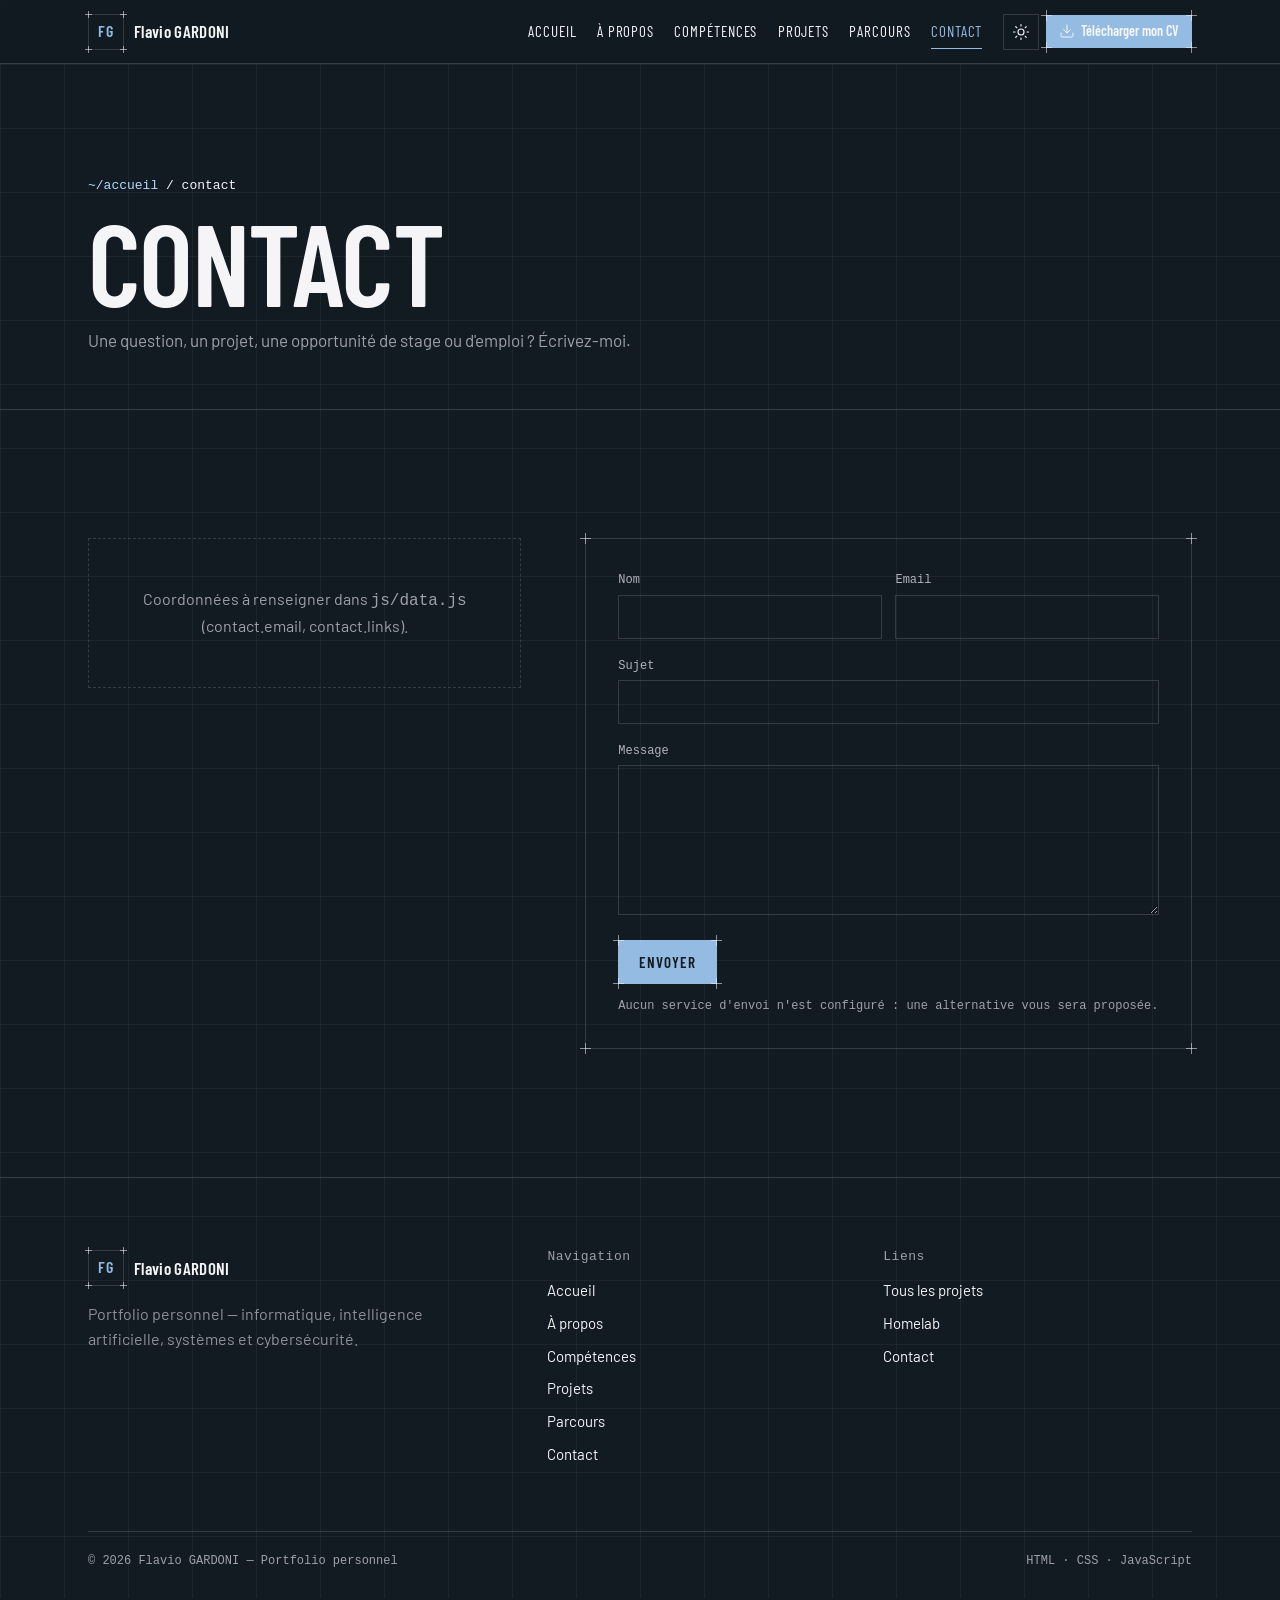
<file: pages/contact.html>
<!DOCTYPE html>
<html lang="fr" data-theme="dark">
<head>
  <meta charset="UTF-8">
  <meta name="viewport" content="width=device-width, initial-scale=1">
  <title>Contact — Portfolio informatique &amp; IA</title>
  <meta name="description" content="Me contacter : email, GitHub, LinkedIn et formulaire de contact.">
  <meta name="theme-color" content="#121a22">
  <script>
    (function () {
      var t = "dark";
      try { t = localStorage.getItem("pf-theme") || "dark"; } catch (e) {}
      document.documentElement.dataset.theme = t;
      document.documentElement.classList.add("js");
    })();
  </script>
  <link rel="preconnect" href="https://fonts.googleapis.com">
  <link rel="preconnect" href="https://fonts.gstatic.com" crossorigin>
  <link rel="stylesheet" href="../css/industry.css">
  <link rel="stylesheet" href="../css/style.css">
  <link rel="stylesheet" href="../css/animations.css">
  <link rel="stylesheet" href="../css/responsive.css">
  <script defer src="../js/data.js"></script>
  <script defer src="../js/icons.js"></script>
  <script defer src="../js/main.js"></script>
  <script defer src="../js/contact.js"></script>
  <script defer src="../js/animations.js"></script>
</head>
<body data-page="contact" data-base="../">
  <a class="skip-link btn btn-primary" href="#contenu">Aller au contenu</a>
  <header data-site-header class="site-header"></header>
  <main id="contenu">
    <section class="page-hero">
      <div class="container">
        <p class="breadcrumb reveal"><a href="../index.html">~/accueil</a> / contact</p>
        <h1 class="reveal" style="--d:.08s">Contact</h1>
        <p class="section-lead reveal" style="--d:.16s">Une question, un projet, une opportunité de stage ou d'emploi ? Écrivez-moi.</p>
      </div>
    </section>
    <section class="section">
      <div class="container contact-grid">
        <div class="channel-list reveal" data-contact-channels></div>
        <form id="contact-form" class="contact-form blueprint reveal" style="--d:.1s" novalidate>
          <i class="corner tl"></i><i class="corner tr"></i><i class="corner bl"></i><i class="corner br"></i>
          <div class="form-row">
            <div class="field"><label for="cf-name">Nom</label><input class="input" id="cf-name" name="name" type="text" autocomplete="name" required aria-describedby="cf-name-error"><p class="field-error" id="cf-name-error" aria-live="polite"></p></div>
            <div class="field"><label for="cf-email">Email</label><input class="input" id="cf-email" name="email" type="email" autocomplete="email" required aria-describedby="cf-email-error"><p class="field-error" id="cf-email-error" aria-live="polite"></p></div>
          </div>
          <div class="field"><label for="cf-subject">Sujet</label><input class="input" id="cf-subject" name="subject" type="text" required aria-describedby="cf-subject-error"><p class="field-error" id="cf-subject-error" aria-live="polite"></p></div>
          <div class="field"><label for="cf-message">Message</label><textarea class="input" id="cf-message" name="message" required aria-describedby="cf-message-error"></textarea><p class="field-error" id="cf-message-error" aria-live="polite"></p></div>
          <div class="form-footer">
            <button class="btn btn-primary btn-lg blueprint" type="submit"><i class="corner tl"></i><i class="corner tr"></i><i class="corner bl"></i><i class="corner br"></i>Envoyer</button>
            <p class="form-note" data-form-note></p>
          </div>
          <div class="form-status" data-form-status role="status" hidden></div>
        </form>
      </div>
    </section>
  </main>
  <footer data-site-footer class="site-footer"></footer>
</body>
</html>
</file>
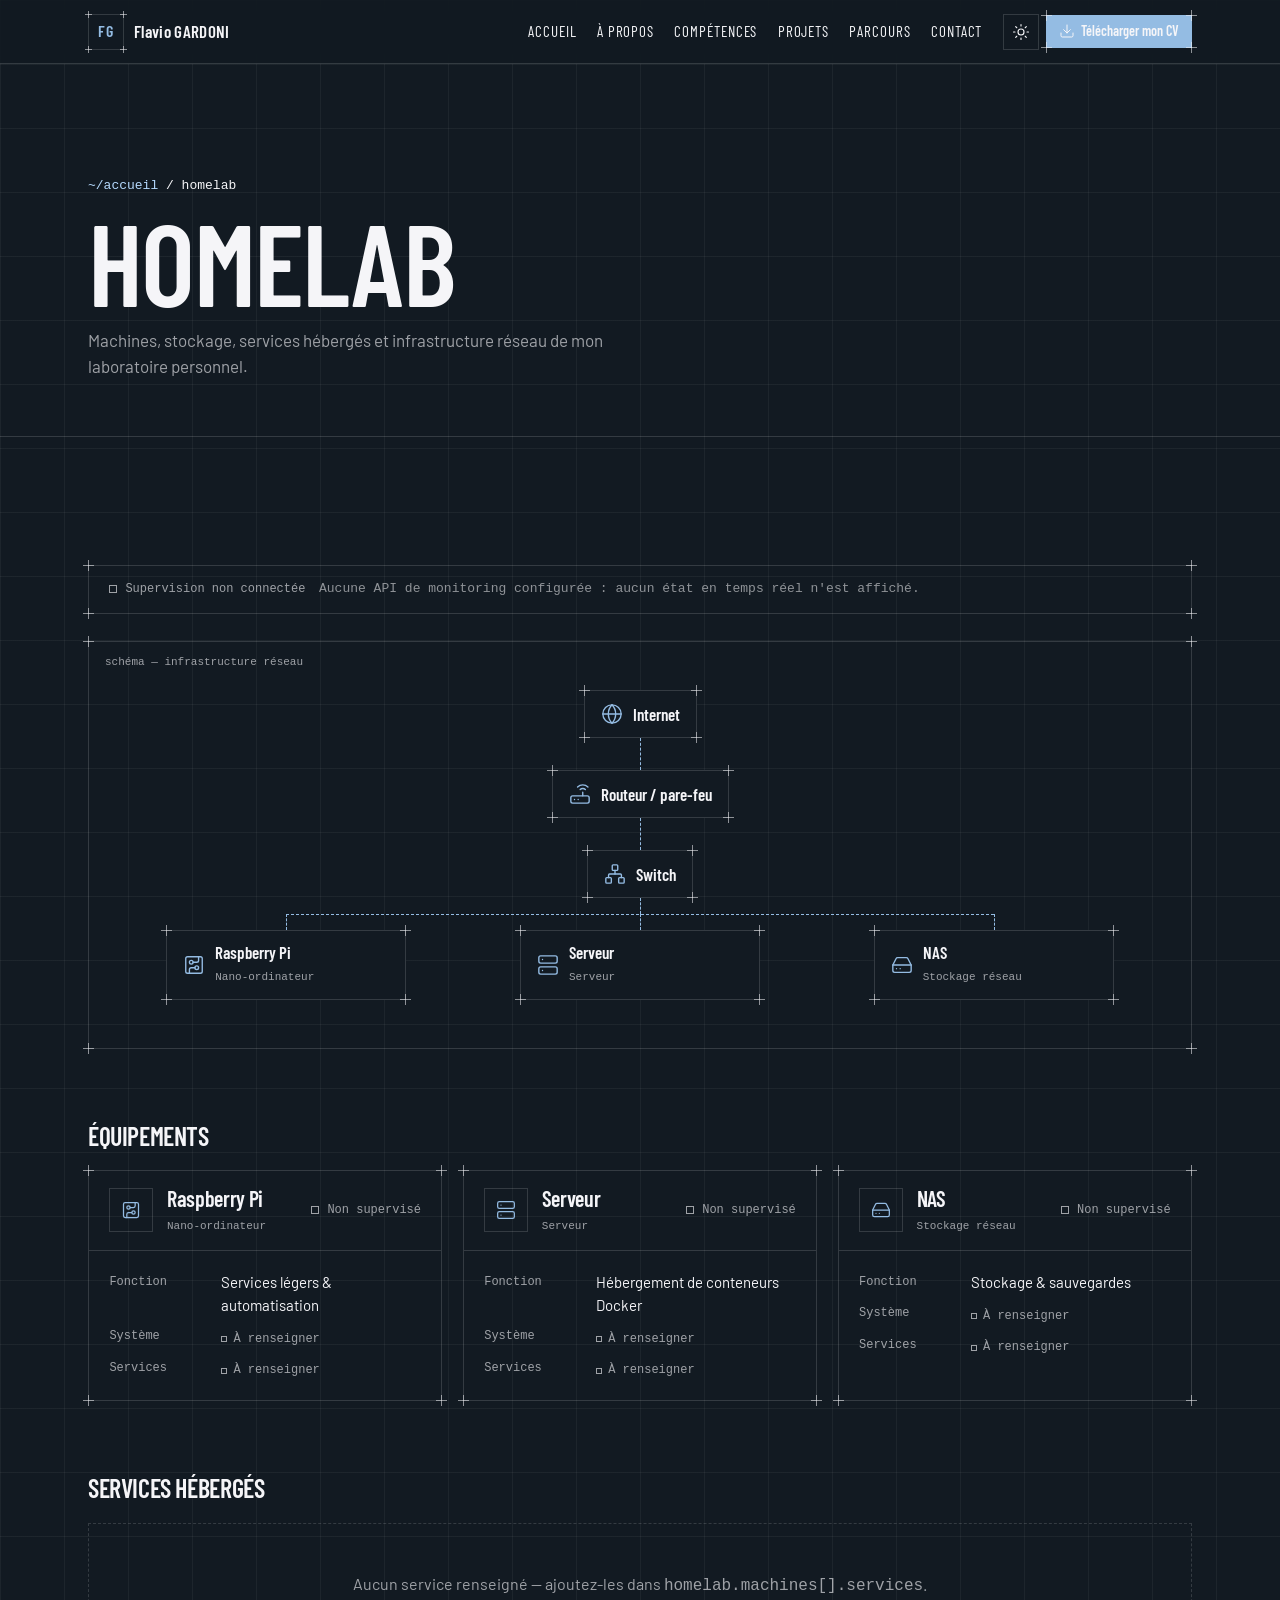
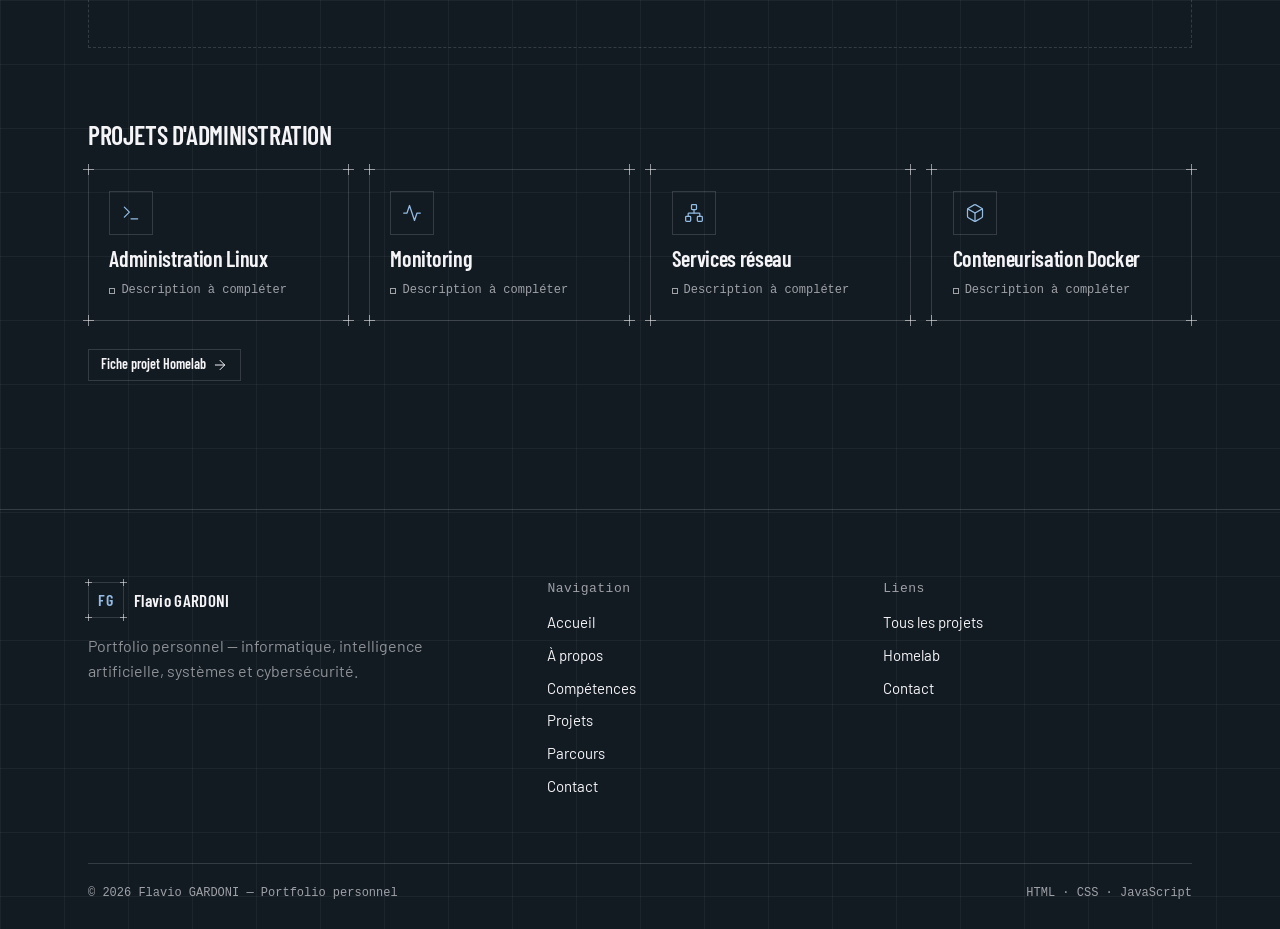
<file: pages/homelab.html>
<!DOCTYPE html>
<html lang="fr" data-theme="dark">
<head>
  <meta charset="UTF-8">
  <meta name="viewport" content="width=device-width, initial-scale=1">
  <title>Homelab — Portfolio informatique &amp; IA</title>
  <meta name="description" content="Mon homelab : machines, Raspberry Pi, serveur, NAS, services et infrastructure réseau.">
  <meta name="theme-color" content="#121a22">
  <script>
    (function () {
      var t = "dark";
      try { t = localStorage.getItem("pf-theme") || "dark"; } catch (e) {}
      document.documentElement.dataset.theme = t;
      document.documentElement.classList.add("js");
    })();
  </script>
  <link rel="preconnect" href="https://fonts.googleapis.com">
  <link rel="preconnect" href="https://fonts.gstatic.com" crossorigin>
  <link rel="stylesheet" href="../css/industry.css">
  <link rel="stylesheet" href="../css/style.css">
  <link rel="stylesheet" href="../css/animations.css">
  <link rel="stylesheet" href="../css/responsive.css">
  <script defer src="../js/data.js"></script>
  <script defer src="../js/icons.js"></script>
  <script defer src="../js/main.js"></script>
  <script defer src="../js/homelab.js"></script>
  <script defer src="../js/animations.js"></script>
</head>
<body data-page="homelab" data-base="../">
  <a class="skip-link btn btn-primary" href="#contenu">Aller au contenu</a>
  <header data-site-header class="site-header"></header>
  <main id="contenu">
    <section class="page-hero">
      <div class="container">
        <p class="breadcrumb reveal"><a href="../index.html">~/accueil</a> / homelab</p>
        <h1 class="reveal" style="--d:.08s">Homelab</h1>
        <p class="section-lead reveal" style="--d:.16s">Machines, stockage, services hébergés et infrastructure réseau de mon laboratoire personnel.</p>
      </div>
    </section>
    <section class="section" aria-labelledby="infra-title">
      <div class="container">
        <h2 id="infra-title" class="sr-only">Infrastructure</h2>
        <div class="monitor-panel blueprint reveal" data-monitor-panel></div>
        <div class="topology blueprint reveal" data-homelab-topology></div>
        <h2 class="sub-title reveal">Équipements</h2>
        <div class="machine-grid" data-homelab-machines></div>
        <h2 class="sub-title reveal">Services hébergés</h2>
        <div class="reveal" data-homelab-services></div>
        <h2 class="sub-title reveal">Projets d'administration</h2>
        <div class="admin-grid" data-homelab-admin></div>
        <div class="section-link"><a class="btn btn-secondary" href="projets.html?projet=homelab">Fiche projet Homelab <svg class="icon" width="16" height="16" viewBox="0 0 24 24" fill="none" stroke="currentColor" stroke-width="1.5" stroke-linecap="round" stroke-linejoin="round" aria-hidden="true"><path d="M5 12h14"/><path d="m12 5 7 7-7 7"/></svg></a></div>
      </div>
    </section>
  </main>
  <footer data-site-footer class="site-footer"></footer>
</body>
</html>
</file>
<file: css/industry.css>
/* Industry — design-system tokens and component classes. This file is the source of truth for the system's look; retune it here and see readme.md. */
@import url('https://fonts.googleapis.com/css2?family=Barlow:wght@400;500;700&family=Barlow+Condensed:wght@400;600&display=swap');

:root {
  --color-bg: #f2f2f3;
  --color-surface: #e9e9ea;
  --color-text: #1d1f20;
  --color-accent: #5980a6;
  --color-accent-2: #728fab;
  --color-divider: color-mix(in srgb, #1d1f20 16%, transparent);

  /* Tonal ramps — generated in OKLCH on one shared lightness scale, so the
     same step of any role matches the others in visual value. */
  --color-neutral-100: #f5f5f8;
  --color-neutral-200: #e7e7ea;
  --color-neutral-300: #d4d4d7;
  --color-neutral-400: #b7b7ba;
  --color-neutral-500: #98989b;
  --color-neutral-600: #7a7a7d;
  --color-neutral-700: #5d5d60;
  --color-neutral-800: #424244;
  --color-neutral-900: #2b2b2d;

  --color-accent-100: #eef6ff;
  --color-accent-200: #d6ebff;
  --color-accent-300: #b5d9fd;
  --color-accent-400: #94bce3;
  --color-accent-500: #749dc4;
  --color-accent-600: #597ea3;
  --color-accent-700: #416180;
  --color-accent-800: #2c455d;
  --color-accent-900: #1d2d3d;

  --color-accent-2-100: #eef6ff;
  --color-accent-2-200: #d6ebff;
  --color-accent-2-300: #bdd8f2;
  --color-accent-2-400: #9ebbd8;
  --color-accent-2-500: #7e9cb8;
  --color-accent-2-600: #627d98;
  --color-accent-2-700: #486077;
  --color-accent-2-800: #314457;
  --color-accent-2-900: #1f2d3a;

  --font-heading: "Barlow Condensed", system-ui, sans-serif;
  --font-heading-weight: 600;
  --font-body: "Barlow", system-ui, sans-serif;

  --space-1: 3.4px;
  --space-2: 6.8px;
  --space-3: 10.2px;
  --space-4: 13.6px;
  --space-6: 20.4px;
  --space-8: 27.2px;

  --radius-sm: 2px;
  --radius-md: 4px;
  --radius-lg: 7px;

  /* Elevation — derived from the ground: soft ink-tinted shadows on a
     light theme, a hairline edge + ambient darkness on a dark one. */
  --shadow-sm: 0 1px 2px color-mix(in srgb, #2b2b2d 14%, transparent);
  --shadow-md: 0 3px 10px color-mix(in srgb, #2b2b2d 16%, transparent);
  --shadow-lg: 0 12px 32px color-mix(in srgb, #2b2b2d 22%, transparent);
}

body {
  background: var(--color-bg);
  color: var(--color-text);
  font-family: var(--font-body);
}
h1, h2, h3, h4 { font-family: var(--font-heading); font-weight: var(--font-heading-weight); }

.blueprint {
  position: relative;
  border: 1px solid var(--color-divider);
  border-radius: 0;
}
/* The overlay image treatments (halftone, duotone) clip their overlay
   (overflow:hidden); a blueprint wrapper draws its registration marks
   outside the box, so when both classes share a wrapper the frame must
   win. */
.blueprint.halftone, .blueprint.plate, .blueprint.duotone { overflow: visible; }
.blueprint > .corner {
  position: absolute; width: 11px; height: 11px;
  color: color-mix(in srgb, var(--color-text) 55%, transparent);
}
.blueprint > .corner::before, .blueprint > .corner::after {
  content: ""; position: absolute; background: currentColor;
}
.blueprint > .corner::before { left: 5px; top: 0; width: 1px; height: 100%; }
.blueprint > .corner::after  { top: 5px; left: 0; width: 100%; height: 1px; }
.blueprint > .corner.tl { top: -6px; left: -6px; }
.blueprint > .corner.tr { top: -6px; right: -6px; }
.blueprint > .corner.bl { bottom: -6px; left: -6px; }
.blueprint > .corner.br { bottom: -6px; right: -6px; }

.duotone{position:relative;overflow:hidden}
.duotone::after{content:"";position:absolute;inset:0;pointer-events:none;
  background:var(--color-accent);mix-blend-mode:color}

/* ══════════════════════════════════════════════════════════════════════════
   Components — built with the tokens above. Plain CSS
   on plain HTML: no JavaScript, no build step. Each class is documented in
   readme.md and demonstrated in foundations/ and components/.
   ══════════════════════════════════════════════════════════════════════ */

*, *::before, *::after { box-sizing: border-box; }
body { margin: 0; font-size: 15px; line-height: 1.55; font-weight: 400; }
h1, h2, h3, h4, h5, h6 {
  font-family: var(--font-heading); font-weight: var(--font-heading-weight);
  line-height: 1.12; letter-spacing: -0.015em; margin: 0 0 var(--space-2);
}
h1 { font-size: 42px; }
h2 { font-size: 32px; }
h3 { font-size: 25px; }
h4 { font-size: 20px; }
h5 { font-size: 16px; }
h6 { font-size: 13px; }
h6 { letter-spacing: 0.08em; text-transform: uppercase; }
p { margin: 0 0 var(--space-3); }
a { color: var(--color-accent); text-underline-offset: 3px; }
img { display: block; max-width: 100%; }
figure { margin: 0; }
figcaption {
  font-size: 11px; margin-top: var(--space-1);
  color: color-mix(in srgb, var(--color-text) 55%, transparent);
}
.text-muted { color: color-mix(in srgb, var(--color-text) 55%, transparent); }
:focus { outline: none; }
:focus-visible { outline: 2px solid var(--color-accent); outline-offset: 2px; }
::selection { background: color-mix(in srgb, var(--color-accent) 30%, transparent); }

/* — rules — */
.hr {
  height: 1px; border: 0; margin: var(--space-4) 0;
  background: var(--color-divider);
}

/* — buttons — */
.btn {
  display: inline-flex; align-items: center; justify-content: center; gap: 6px;
  cursor: pointer; text-decoration: none;
  font-family: var(--font-heading); font-weight: var(--font-heading-weight);
  font-size: 14px; line-height: 1.2; color: var(--color-text); /* matches the .input's 14px —
     the pair sits side by side in sign-up rows */
  background: transparent; border: 1px solid transparent;
  padding: var(--space-2) calc(var(--space-3) * 1.2);
  border-radius: var(--radius-md);
}
.btn svg { display: block; }
.btn:disabled { opacity: 0.45; cursor: not-allowed; }
.btn-primary { background: var(--color-accent); color: var(--color-bg); }
.btn-primary:hover { background: var(--color-accent-600); }
.btn-primary:active { background: var(--color-accent-700); }
.btn-secondary { border-color: var(--color-divider); }
.btn-secondary:hover { background: color-mix(in srgb, var(--color-text) 7%, transparent); }
.btn-secondary:active { background: color-mix(in srgb, var(--color-text) 14%, transparent); }
.btn-ghost { color: var(--color-accent); padding-inline: var(--space-1); }
.btn-ghost:hover { background: color-mix(in srgb, var(--color-accent) 10%, transparent); }
.btn-ghost:active { background: color-mix(in srgb, var(--color-accent) 18%, transparent); }
.btn-icon { width: 36px; height: 36px; padding: 0; }
.btn-block { width: 100%; margin-top: var(--space-2); }

/* — forms — */
.field > label {
  display: block; font-size: 12px; margin-bottom: 5px;
  color: color-mix(in srgb, var(--color-text) 70%, transparent);
}
.input {
  width: 100%; min-height: 36px; padding: 6px 10px; font: inherit;
  font-size: 14px; color: var(--color-text); caret-color: var(--color-accent);
  background: var(--color-surface);
  border: 1px solid var(--color-divider); border-radius: var(--radius-md);
}
.input:hover { border-color: color-mix(in srgb, var(--color-text) 45%, transparent); }
.input:focus-visible { border-color: var(--color-accent); outline-offset: 0; }
textarea.input { min-height: 90px; resize: vertical; }
.radio { display: inline-flex; align-items: center; gap: 8px; cursor: pointer; font-size: 14px; }
.radio input, .seg-opt input {
  position: absolute; opacity: 0; width: 0; height: 0; pointer-events: none;
}
.radio .dot {
  width: 16px; height: 16px; flex: none; border-radius: 50%;
  border: 1.5px solid var(--color-divider);
}
.radio:hover .dot { border-color: var(--color-accent); }
.radio input:checked + .dot {
  border-color: var(--color-accent); background: var(--color-accent);
  box-shadow: inset 0 0 0 4px var(--color-bg);
}
.radio input:focus-visible + .dot { outline: 2px solid var(--color-accent); outline-offset: 2px; }
.seg {
  display: inline-flex; overflow: hidden;
  border: 1px solid var(--color-divider); border-radius: var(--radius-md);
}
.seg-opt {
  display: inline-flex; align-items: center; gap: 6px;
  padding: 7px 12px; font-size: 13px; cursor: pointer;
}
.seg-opt + .seg-opt { border-left: 1px solid var(--color-divider); }
.seg-opt:has(input:checked) { background: var(--color-accent); color: var(--color-bg); }
.seg-opt:not(:has(input:checked)):hover { background: color-mix(in srgb, var(--color-text) 7%, transparent); }
.seg-opt:has(input:focus-visible) { outline: 2px solid var(--color-accent); outline-offset: -2px; }

/* — cards — */
.card {
  display: flex; flex-direction: column; gap: var(--space-2);
  padding: var(--space-3); border-radius: var(--radius-md); background: var(--color-surface);
}
.card-kicker { font-size: 10px; letter-spacing: 0.1em; text-transform: uppercase; color: var(--color-accent); }
.card-title {
  font-family: var(--font-heading); font-weight: var(--font-heading-weight);
  font-size: 17px; line-height: 1.2;
}
.card-body { margin: 0; font-size: 13px; opacity: 0.8; flex: 1; }
.card-meta {
  display: flex; align-items: center; gap: 6px; font-size: 11px;
  color: color-mix(in srgb, var(--color-text) 50%, transparent);
}
.elev-sm { box-shadow: var(--shadow-sm); }
.elev-md { box-shadow: var(--shadow-md); }
.elev-lg { box-shadow: var(--shadow-lg); }

/* — tags — */
.tag {
  display: inline-flex; align-items: center; font-size: 11px;
  letter-spacing: 0.02em; padding: 3px 10px;
  border-radius: calc(var(--radius-md) * 0.75);
}
.tag-accent { background: var(--color-accent-100); color: var(--color-accent-800); }
.tag-accent-2 { background: var(--color-accent-2-100); color: var(--color-accent-2-800); }
.tag-neutral { background: var(--color-neutral-100); color: var(--color-neutral-800); }
.tag-outline { border: 1px solid var(--color-accent); color: var(--color-accent); }

/* — navigation — */
.nav {
  display: flex; align-items: center; gap: var(--space-4);
  padding: var(--space-3) var(--space-4);
  border-bottom: none;
}
.nav-brand {
  font-family: var(--font-heading); font-weight: var(--font-heading-weight);
  font-size: 18px; margin-right: auto;
}
.nav a { color: inherit; text-decoration: none; font-size: 14px; }
.nav a:hover, .nav a[aria-current='page'] { color: var(--color-accent); }

/* — tables — */
.table { width: 100%; border-collapse: collapse; font-size: 14px; }
.table th {
  text-align: left; font-size: 11px; letter-spacing: 0.08em; text-transform: uppercase;
  color: color-mix(in srgb, var(--color-text) 60%, transparent);
  padding: var(--space-2); border-bottom: 1px solid var(--color-divider);
}
.table td {
  padding: var(--space-2);
  border-bottom: 1px solid color-mix(in srgb, var(--color-text) 8%, transparent);
}
.table tbody tr:hover { background: color-mix(in srgb, var(--color-text) 4%, transparent); }

/* — dialog — */
.dialog-backdrop {
  position: fixed; inset: 0; display: grid; place-items: center;
  padding: var(--space-4);
  background: color-mix(in srgb, var(--color-neutral-900) 50%, transparent);
}
.dialog {
  width: min(440px, 100%); display: flex; flex-direction: column; gap: var(--space-3);
  padding: var(--space-4); border-radius: var(--radius-lg);
  background: var(--color-surface); box-shadow: var(--shadow-lg);
}
.dialog-title {
  font-family: var(--font-heading); font-weight: var(--font-heading-weight);
  font-size: 20px;
}
.dialog-body { font-size: 14px; opacity: 0.85; }
.dialog-actions { display: flex; justify-content: flex-end; gap: var(--space-2); margin-top: var(--space-2); }

/* — blueprint frame: components are wireframe objects (see .blueprint
     and .corner above) — square, transparent, hairline-bordered — */
.card, .btn, .input, .tag, .seg, .dialog { border-radius: 0; }
.card, .dialog { background: transparent; border: 1px solid var(--color-divider); }
.btn { border: 1px solid var(--color-divider); }
.btn-primary { border-color: var(--color-accent); }
.btn-ghost { border-color: transparent; }
</file>
<file: css/style.css>
/* =====================================================================
   style.css — thème, mise en page et composants du portfolio.
   S'appuie sur industry.css (tokens + composants du design system).
   ===================================================================== */

/* ---------- Variables communes ---------- */
:root {
  --container: 1200px;
  --gutter: clamp(20px, 4vw, 48px);
  --section-y: clamp(72px, 10vw, 128px);
  --header-h: 64px;
  --font-mono: ui-monospace, "SFMono-Regular", Menlo, Consolas, monospace;
  --accent-ink: var(--color-accent-700);           /* accent lisible en texte courant */
  --grid-line: color-mix(in srgb, var(--color-text) 5%, transparent);
  --muted: color-mix(in srgb, var(--color-text) 62%, transparent);
  --hover-fill: color-mix(in srgb, var(--color-accent) 8%, transparent);
  --ease: cubic-bezier(.2, .7, .2, 1);
  color-scheme: light;
}

/* ---------- Mode sombre (par défaut) — dérivé des rampes du système ---------- */
html[data-theme="dark"] {
  --color-bg: color-mix(in srgb, var(--color-accent-900) 42%, #0a0c0e);
  --color-surface: color-mix(in srgb, var(--color-accent-900) 70%, #0a0c0e);
  --color-text: var(--color-neutral-100);
  --color-accent: var(--color-accent-400);
  --color-divider: color-mix(in srgb, #f5f5f8 15%, transparent);
  --accent-ink: var(--color-accent-300);
  --shadow-sm: 0 0 0 1px color-mix(in srgb, #fff 6%, transparent);
  --shadow-md: 0 0 0 1px color-mix(in srgb, #fff 6%, transparent), 0 8px 24px rgb(0 0 0 / .35);
  --shadow-lg: 0 0 0 1px color-mix(in srgb, #fff 8%, transparent), 0 24px 60px rgb(0 0 0 / .5);
  color-scheme: dark;
}
html[data-theme="dark"] .btn-primary:hover { background: var(--color-accent-300); }
html[data-theme="dark"] .btn-primary:active { background: var(--color-accent-500); }
html[data-theme="dark"] .tag-accent { background: color-mix(in srgb, var(--color-accent-400) 16%, transparent); color: var(--color-accent-200); }
html[data-theme="dark"] .tag-neutral { background: color-mix(in srgb, #fff 8%, transparent); color: var(--color-neutral-200); }

/* ---------- Base ---------- */
html { scroll-behavior: smooth; scroll-padding-top: var(--header-h); }
body {
  min-height: 100vh;
  font-size: 16px;
  background-color: var(--color-bg);
  background-image:
    linear-gradient(var(--grid-line) 1px, transparent 1px),
    linear-gradient(90deg, var(--grid-line) 1px, transparent 1px);
  background-size: 64px 64px;
  transition: background-color .3s var(--ease), color .3s var(--ease);
}
a { color: var(--accent-ink); }
a:hover { color: var(--color-accent); }
p, li { text-wrap: pretty; }
ul { margin: 0; padding: 0; list-style: none; }
.icon { flex: none; }
.container { width: 100%; max-width: var(--container); margin-inline: auto; padding-inline: var(--gutter); }
.sr-only { position: absolute; width: 1px; height: 1px; overflow: hidden; clip: rect(0 0 0 0); white-space: nowrap; }
.skip-link { position: absolute; left: 12px; top: -48px; z-index: 100; }
.skip-link:focus { top: 12px; }
.mono { font-family: var(--font-mono); }
.todo {
  display: inline-flex; align-items: center; gap: 6px;
  font-family: var(--font-mono); font-size: 12px; color: var(--muted);
}
.todo::before { content: ""; width: 6px; height: 6px; border: 1px solid currentColor; }

/* ---------- Boutons (compléments) ---------- */
.btn { transition: background-color .2s, color .2s, border-color .2s, transform .2s var(--ease); }
.btn-lg { font-size: 15px; letter-spacing: .06em; text-transform: uppercase; padding: 12px 20px; }
.btn-secondary { color: var(--color-text); }
.btn-secondary:hover { border-color: var(--color-accent); color: var(--color-text); }
.btn-primary, .btn-primary:hover { color: var(--color-bg); }
.btn:active { transform: translateY(1px); }

/* ---------- En-tête ---------- */
.site-header {
  position: sticky; top: 0; z-index: 50;
  height: var(--header-h);
  background: color-mix(in srgb, var(--color-bg) 82%, transparent);
  backdrop-filter: blur(10px); -webkit-backdrop-filter: blur(10px);
  border-bottom: 1px solid var(--color-divider);
}
.site-header .nav { height: 100%; padding-block: 0; gap: var(--space-6); }
.nav-brand { display: inline-flex; align-items: center; gap: 10px; text-decoration: none; color: var(--color-text); }
.brand-mark {
  display: grid; place-items: center; min-width: 36px; height: 36px; padding: 0 6px;
  font-family: var(--font-heading); font-size: 16px; letter-spacing: .04em;
  color: var(--color-accent);
}
.brand-mark > .corner { width: 7px; height: 7px; }
.brand-mark > .corner::before { left: 3px; }
.brand-mark > .corner::after { top: 3px; }
.brand-mark > .corner.tl { top: -4px; left: -4px; } .brand-mark > .corner.tr { top: -4px; right: -4px; }
.brand-mark > .corner.bl { bottom: -4px; left: -4px; } .brand-mark > .corner.br { bottom: -4px; right: -4px; }
.brand-text { font-family: var(--font-heading); font-size: 17px; letter-spacing: .02em; }
.nav-links { display: flex; align-items: center; gap: var(--space-6); }
.nav-links a {
  position: relative; padding: 6px 0;
  font-family: var(--font-heading); font-size: 15px; letter-spacing: .06em; text-transform: uppercase;
}
.nav-links a::after {
  content: ""; position: absolute; left: 0; right: 0; bottom: 0; height: 1px;
  background: var(--color-accent); transform: scaleX(0); transform-origin: left; transition: transform .25s var(--ease);
}
.nav-links a:hover::after, .nav-links a[aria-current]::after { transform: scaleX(1); }
.nav-actions { display: flex; align-items: center; gap: var(--space-2); }
.nav-toggle { display: none; }

/* ---------- Sections ---------- */
.section { padding-block: var(--section-y); position: relative; }
.section + .section { border-top: 1px solid var(--color-divider); }
.section-head {
  display: grid; grid-template-columns: auto minmax(0, 1fr); gap: var(--space-6);
  align-items: end; margin-bottom: clamp(40px, 6vw, 64px);
}
.section-index {
  font-family: var(--font-mono); font-size: 13px; color: var(--color-accent);
  padding: 6px 10px; border: 1px solid var(--color-divider); align-self: start; margin-top: 8px;
}
.kicker {
  font-family: var(--font-mono); font-size: 13px; letter-spacing: .04em;
  color: var(--color-accent); margin-bottom: var(--space-2);
}
.section-title {
  font-size: clamp(40px, 6vw, 72px); line-height: .95; text-transform: uppercase; letter-spacing: -.01em; margin: 0;
}
.section-lead { max-width: 60ch; color: var(--muted); margin: var(--space-4) 0 0; font-size: 17px; }
.section-link { margin-top: var(--space-8); display: flex; justify-content: flex-start; }

/* ---------- Hero ---------- */
.hero {
  position: relative; overflow: hidden;
  min-height: calc(100svh - var(--header-h));
  display: flex; flex-direction: column; justify-content: center;
  padding-block: clamp(48px, 8vw, 96px) 0;
}
.hero-canvas { position: absolute; inset: 0; width: 100%; height: 100%; pointer-events: none; opacity: .55; }
.hero-grid {
  position: relative; display: grid; gap: clamp(32px, 5vw, 72px);
  grid-template-columns: minmax(0, 1.25fr) minmax(0, 1fr); align-items: center;
}
.hero-title {
  font-size: clamp(44px, 7.2vw, 96px); line-height: .92; letter-spacing: -.015em;
  text-transform: uppercase; margin: 0 0 var(--space-6);
}
.hero-title em { font-style: normal; color: var(--color-accent); }
.hero-sub { font-family: var(--font-heading); font-size: clamp(20px, 2.2vw, 26px); line-height: 1.25; margin-bottom: var(--space-4); }
.hero-intro { max-width: 54ch; color: var(--muted); font-size: 17px; margin-bottom: var(--space-8); }
.hero-actions { display: flex; flex-wrap: wrap; gap: var(--space-4); }

.term { background: color-mix(in srgb, var(--color-bg) 70%, transparent); backdrop-filter: blur(4px); }
.term-bar {
  display: flex; align-items: center; gap: 8px; padding: 10px 14px;
  border-bottom: 1px solid var(--color-divider); font-family: var(--font-mono); font-size: 12px; color: var(--muted);
}
.term-dots { display: flex; gap: 6px; margin-right: 8px; }
.term-dots span { width: 9px; height: 9px; border: 1px solid var(--color-divider); }
.term-dots span:first-child { background: var(--color-accent); border-color: var(--color-accent); }
.term-body {
  margin: 0; padding: 18px 18px 22px; min-height: 230px;
  font-family: var(--font-mono); font-size: 14px; line-height: 1.75; white-space: pre-wrap; word-break: break-word;
}
.term-body .prompt { color: var(--color-accent); }
.term-body .out { color: var(--muted); }
.caret { display: inline-block; width: 8px; height: 1.1em; vertical-align: -2px; background: var(--color-accent); }

.hero-strip {
  position: relative; margin-top: clamp(48px, 7vw, 88px);
  display: grid; grid-template-columns: repeat(7, minmax(0, 1fr));
  border-top: 1px solid var(--color-divider);
}
.hero-strip li {
  display: flex; align-items: center; gap: 10px; padding: 18px 14px;
  font-family: var(--font-heading); font-size: 15px; letter-spacing: .05em; text-transform: uppercase;
  border-right: 1px solid var(--color-divider);
}
.hero-strip li:last-child { border-right: 0; }
.hero-strip .icon { color: var(--color-accent); }

/* ---------- Cartes génériques ---------- */
.card { padding: var(--space-6); gap: var(--space-3); transition: border-color .25s, transform .3s var(--ease), background-color .25s; }
.card-title { font-size: 22px; margin: 0; }
.card-body { font-size: 15px; opacity: 1; color: var(--muted); }
.icon-frame {
  display: grid; place-items: center; width: 44px; height: 44px;
  border: 1px solid var(--color-divider); color: var(--color-accent);
}
.card.is-interactive:hover { border-color: var(--color-accent); background: var(--hover-fill); transform: translateY(-3px); }
.tag-list { display: flex; flex-wrap: wrap; gap: 6px; }
.tag { font-family: var(--font-mono); font-size: 12px; }

/* ---------- À propos ---------- */
.about-grid { display: grid; grid-template-columns: minmax(0, 1.2fr) minmax(0, 1fr); gap: clamp(32px, 5vw, 64px); }
.about-text p { font-size: 19px; line-height: 1.6; }
.about-text p:first-child { font-size: 22px; font-family: var(--font-heading); line-height: 1.35; }
.about-figure { aspect-ratio: 4 / 3; }
.about-figure img { width: 100%; height: 100%; object-fit: cover; }
.placeholder {
  height: 100%; display: flex; flex-direction: column; align-items: center; justify-content: center; gap: 10px;
  color: var(--muted); font-family: var(--font-mono); font-size: 12px; text-align: center; padding: 16px;
  background-image: repeating-linear-gradient(135deg, var(--grid-line) 0 1px, transparent 1px 12px);
}
.placeholder .icon { color: var(--color-accent); }
.about-cards { display: grid; grid-template-columns: repeat(3, minmax(0, 1fr)); gap: var(--space-6); margin-top: clamp(40px, 6vw, 64px); }
.check-list { display: grid; gap: 8px; }
.check-list li { display: grid; grid-template-columns: 14px 1fr; gap: 10px; font-size: 15px; }
.check-list li::before { content: ""; width: 7px; height: 7px; margin-top: 8px; border: 1px solid var(--color-accent); }

/* ---------- Compétences ---------- */
.skill-group { display: grid; grid-template-columns: 220px minmax(0, 1fr); gap: var(--space-6); padding-block: var(--space-8); border-top: 1px solid var(--color-divider); }
.skill-group:first-child { border-top: 0; padding-top: 0; }
.skill-group-title { font-size: 26px; text-transform: uppercase; margin: 0; }
.skill-group-count { font-family: var(--font-mono); font-size: 12px; color: var(--muted); }
.skill-grid { display: grid; grid-template-columns: repeat(auto-fill, minmax(230px, 1fr)); gap: var(--space-6); }
.skill-card .card-title { font-size: 20px; }
.skill-head { display: flex; align-items: center; gap: var(--space-4); }
.level { display: grid; gap: 6px; margin-top: auto; }
.level-bar { display: grid; grid-template-columns: repeat(var(--max, 5), 1fr); gap: 3px; }
.level-bar span { height: 6px; border: 1px solid var(--color-divider); }
.level-bar span.on { background: var(--color-accent); border-color: var(--color-accent); }
.level-label { font-family: var(--font-mono); font-size: 11px; color: var(--muted); }

/* ---------- IA ---------- */
.ai-grid { display: grid; grid-template-columns: repeat(4, minmax(0, 1fr)); gap: var(--space-6); }
.ai-card .card-title { font-size: 20px; }
.ai-num { font-family: var(--font-mono); font-size: 11px; color: var(--muted); margin-left: auto; }
.ai-lab { margin-top: clamp(48px, 7vw, 80px); display: grid; grid-template-columns: minmax(0, 1fr) minmax(0, 2fr); gap: clamp(24px, 4vw, 48px); }
.ai-lab h3 { font-size: 32px; text-transform: uppercase; }
.lab-slots { display: grid; grid-template-columns: repeat(auto-fill, minmax(180px, 1fr)); border-left: 1px solid var(--color-divider); border-top: 1px solid var(--color-divider); }
.lab-slot { padding: var(--space-6); border-right: 1px solid var(--color-divider); border-bottom: 1px solid var(--color-divider); display: grid; gap: 10px; align-content: start; }
.lab-slot h4 { font-size: 15px; letter-spacing: .08em; text-transform: uppercase; margin: 0; display: flex; align-items: center; gap: 8px; }
.lab-slot li { font-size: 14px; }

/* ---------- Projets ---------- */
.filters { display: flex; flex-wrap: wrap; gap: var(--space-2); margin-bottom: var(--space-8); }
.filter-btn {
  display: inline-flex; align-items: center; gap: 8px; cursor: pointer;
  font: inherit; font-family: var(--font-heading); font-size: 15px; letter-spacing: .04em; text-transform: uppercase;
  padding: 8px 14px; color: var(--color-text); background: transparent;
  border: 1px solid var(--color-divider); transition: background-color .2s, border-color .2s, color .2s;
}
.filter-btn:hover { border-color: var(--color-accent); background: var(--hover-fill); }
.filter-btn[aria-pressed="true"] { background: var(--color-accent); border-color: var(--color-accent); color: var(--color-bg); }
.filter-count { font-family: var(--font-mono); font-size: 11px; opacity: .7; }
.project-grid { display: grid; grid-template-columns: repeat(auto-fill, minmax(320px, 1fr)); gap: clamp(20px, 3vw, 32px); min-height: 120px; }
.project-card { padding: 0; gap: 0; }
.project-media { aspect-ratio: 16 / 9; border-bottom: 1px solid var(--color-divider); }
.project-media img { width: 100%; height: 100%; object-fit: cover; }
.project-media .placeholder .icon { width: 40px; height: 40px; }
.project-body { display: flex; flex-direction: column; gap: var(--space-3); padding: var(--space-6); flex: 1; }
.project-cats { display: flex; flex-wrap: wrap; gap: 4px 12px; }
.project-cats .card-kicker { font-size: 11px; font-family: var(--font-mono); text-transform: none; letter-spacing: .02em; }
.project-title-btn { all: unset; cursor: pointer; }
.project-title-btn:focus-visible { outline: 2px solid var(--color-accent); outline-offset: 2px; }
.project-actions { display: flex; flex-wrap: wrap; gap: var(--space-2); margin-top: auto; padding-top: var(--space-3); }
.empty-state { grid-column: 1 / -1; padding: 48px 24px; text-align: center; border: 1px dashed var(--color-divider); color: var(--muted); }

/* ---------- Modale projet ---------- */
.project-modal {
  width: min(920px, calc(100% - 32px)); max-height: calc(100vh - 48px);
  padding: 0; margin: auto; overflow: visible;
  color: var(--color-text); background: var(--color-bg); box-shadow: var(--shadow-lg);
}
.project-modal::backdrop { background: color-mix(in srgb, #0a0c0e 70%, transparent); backdrop-filter: blur(3px); }
.modal-scroll { max-height: calc(100vh - 48px); overflow-y: auto; }
.modal-head {
  position: sticky; top: 0; z-index: 1; display: flex; align-items: flex-start; gap: var(--space-4);
  padding: var(--space-6) var(--space-8); background: var(--color-bg); border-bottom: 1px solid var(--color-divider);
}
.modal-head h2 { font-size: clamp(30px, 4vw, 44px); text-transform: uppercase; margin: 4px 0 0; line-height: 1; }
.modal-head .btn-icon { margin-left: auto; flex: none; }
.modal-content { padding: var(--space-8); display: grid; gap: var(--space-8); }
.modal-lead { font-size: 18px; margin: 0; }
.modal-sections { display: grid; grid-template-columns: repeat(2, minmax(0, 1fr)); border-top: 1px solid var(--color-divider); border-left: 1px solid var(--color-divider); }
.modal-sections section { padding: var(--space-6); border-right: 1px solid var(--color-divider); border-bottom: 1px solid var(--color-divider); }
.modal-sections h3 { font-size: 14px; font-family: var(--font-mono); font-weight: 400; color: var(--color-accent); letter-spacing: .04em; margin-bottom: var(--space-3); }
.modal-gallery { display: grid; grid-template-columns: repeat(auto-fill, minmax(200px, 1fr)); gap: var(--space-4); }
.modal-gallery figure { aspect-ratio: 16 / 10; }
.modal-gallery img { width: 100%; height: 100%; object-fit: cover; }
.modal-links { display: flex; flex-wrap: wrap; gap: var(--space-2); }
body.modal-open { overflow: hidden; }

/* ---------- Homelab ---------- */
.monitor-panel {
  display: flex; flex-wrap: wrap; align-items: center; gap: var(--space-4);
  padding: var(--space-4) var(--space-6); margin-bottom: var(--space-8);
  font-family: var(--font-mono); font-size: 13px;
}
.status { display: inline-flex; align-items: center; gap: 8px; font-family: var(--font-mono); font-size: 12px; color: var(--muted); }
.status::before { content: ""; width: 8px; height: 8px; border: 1px solid currentColor; }
.status.is-up { color: var(--accent-ink); } .status.is-up::before { background: currentColor; }
.status.is-down::before { background: transparent; border-style: dashed; }
.topology { padding: clamp(24px, 4vw, 48px) var(--space-6); margin-bottom: var(--space-8); }
.topology-label { position: absolute; top: 12px; left: 16px; font-family: var(--font-mono); font-size: 11px; color: var(--muted); }
.topo { display: flex; flex-direction: column; align-items: stretch; }
.topo-tier { position: relative; display: flex; justify-content: center; padding-top: 32px; }
.topo-tier:first-child { padding-top: 0; }
.topo-tier:not(:first-child)::before {
  content: ""; position: absolute; top: 0; left: 50%; height: 32px;
  border-left: 1px dashed var(--color-accent);
}
.topo-tier.multi::before { height: 16px; }
.topo-tier.multi::after {
  content: ""; position: absolute; top: 16px; height: 0; border-top: 1px dashed var(--color-accent);
  left: calc(50% / var(--n)); right: calc(50% / var(--n));
}
.topo-cell { display: flex; justify-content: center; }
.topo-tier.multi .topo-cell { flex: 1 1 0; position: relative; padding: 0 6px; }
.topo-tier.multi .topo-cell::before {
  content: ""; position: absolute; top: -16px; left: 50%; height: 16px; border-left: 1px dashed var(--color-accent);
}
.topo-node {
  display: flex; align-items: center; gap: 10px; padding: 12px 16px; min-width: 0; max-width: 240px; width: 100%;
  text-decoration: none; color: var(--color-text); background: var(--color-bg);
  transition: border-color .2s, background-color .2s;
}
a.topo-node:hover { border-color: var(--color-accent); background: var(--hover-fill); color: var(--color-text); }
.topo-tier:not(.multi) .topo-node { width: auto; }
.topo-node .icon { color: var(--color-accent); }
.topo-node strong { font-family: var(--font-heading); font-weight: 600; font-size: 17px; display: block; line-height: 1.1; }
.topo-node small { font-family: var(--font-mono); font-size: 11px; color: var(--muted); }
.machine-grid { display: grid; grid-template-columns: repeat(auto-fill, minmax(300px, 1fr)); gap: var(--space-6); }
.machine-card { padding: 0; gap: 0; scroll-margin-top: calc(var(--header-h) + 24px); }
.machine-card:target { border-color: var(--color-accent); }
.machine-head { display: flex; align-items: center; gap: var(--space-4); padding: var(--space-4) var(--space-6); border-bottom: 1px solid var(--color-divider); }
.machine-head .card-title { font-size: 22px; }
.machine-head .status { margin-left: auto; }
.machine-body { padding: var(--space-6); display: grid; gap: var(--space-4); }
.spec { display: grid; grid-template-columns: 96px minmax(0, 1fr); gap: 8px 16px; margin: 0; font-size: 15px; }
.spec dt { font-family: var(--font-mono); font-size: 12px; color: var(--muted); padding-top: 2px; }
.spec dd { margin: 0; }
.sub-title { font-size: 26px; text-transform: uppercase; margin: clamp(48px, 6vw, 72px) 0 var(--space-6); }
.admin-grid { display: grid; grid-template-columns: repeat(auto-fill, minmax(220px, 1fr)); gap: var(--space-6); }

/* ---------- Parcours ---------- */
.timeline { position: relative; display: grid; gap: var(--space-6); max-width: 880px; padding-left: 40px; }
.timeline::before { content: ""; position: absolute; left: 11px; top: 6px; bottom: 6px; border-left: 1px solid var(--color-divider); }
.tl-item { position: relative; display: grid; grid-template-columns: 160px minmax(0, 1fr); gap: var(--space-6); }
.tl-marker {
  position: absolute; left: -40px; top: 2px; width: 23px; height: 23px; display: grid; place-items: center;
  background: var(--color-bg); border: 1px solid var(--color-accent); color: var(--color-accent);
}
.tl-date { font-family: var(--font-mono); font-size: 13px; padding-top: 3px; }
.tl-card { padding: var(--space-6); }
.tl-card .card-title { font-size: 22px; }

/* ---------- Contact ---------- */
.contact-grid { display: grid; grid-template-columns: minmax(0, 1fr) minmax(0, 1.4fr); gap: clamp(32px, 5vw, 64px); align-items: start; }
.channel-list { display: grid; gap: var(--space-3); }
.channel {
  display: flex; align-items: center; gap: var(--space-4); padding: var(--space-4) var(--space-6);
  text-decoration: none; color: var(--color-text); transition: border-color .2s, background-color .2s;
}
.channel:hover { border-color: var(--color-accent); background: var(--hover-fill); color: var(--color-text); }
.channel strong { display: block; font-family: var(--font-heading); font-weight: 600; font-size: 18px; }
.channel span { font-family: var(--font-mono); font-size: 12px; color: var(--muted); word-break: break-all; }
.channel .icon:last-child { margin-left: auto; color: var(--muted); }
.contact-form { padding: clamp(20px, 3vw, 32px); display: grid; gap: var(--space-4); }
.form-row { display: grid; grid-template-columns: 1fr 1fr; gap: var(--space-4); }
.field > label { font-family: var(--font-mono); font-size: 12px; }
.input { font-size: 15px; min-height: 44px; background: transparent; }
textarea.input { min-height: 150px; }
.input[aria-invalid="true"] { border-color: var(--color-text); border-style: dashed; }
.field-error { font-family: var(--font-mono); font-size: 12px; margin: 4px 0 0; min-height: 0; }
.form-footer { display: flex; flex-wrap: wrap; align-items: center; gap: var(--space-4); }
.form-status { padding: var(--space-4); border: 1px solid var(--color-divider); font-size: 14px; display: grid; gap: var(--space-3); }
.form-status[hidden] { display: none; }
.form-status.is-success { border-color: var(--color-accent); }
.form-note { font-family: var(--font-mono); font-size: 12px; color: var(--muted); margin: 0; }

/* ---------- Pages internes ---------- */
.page-hero { padding-block: clamp(56px, 9vw, 112px) clamp(32px, 5vw, 56px); border-bottom: 1px solid var(--color-divider); }
.page-hero h1 { font-size: clamp(52px, 9vw, 120px); line-height: .9; text-transform: uppercase; margin: 0; }
.breadcrumb { font-family: var(--font-mono); font-size: 13px; margin-bottom: var(--space-4); }
.breadcrumb a { text-decoration: none; }

/* ---------- Pied de page ---------- */
.site-footer { border-top: 1px solid var(--color-divider); padding-block: clamp(48px, 6vw, 72px) var(--space-8); }
.footer-grid { display: grid; grid-template-columns: minmax(0, 1.4fr) repeat(2, minmax(0, 1fr)); gap: var(--space-8); }
.footer-grid h2 { font-size: 13px; font-family: var(--font-mono); font-weight: 400; color: var(--muted); letter-spacing: .04em; margin-bottom: var(--space-4); }
.footer-links { display: grid; gap: 8px; }
.footer-links a { color: var(--color-text); text-decoration: none; font-size: 15px; }
.footer-links a:hover { color: var(--color-accent); }
.footer-bottom {
  display: flex; flex-wrap: wrap; justify-content: space-between; gap: var(--space-4);
  margin-top: clamp(40px, 5vw, 64px); padding-top: var(--space-6); border-top: 1px solid var(--color-divider);
  font-family: var(--font-mono); font-size: 12px; color: var(--muted);
}
.to-top {
  position: fixed; right: clamp(16px, 3vw, 32px); bottom: clamp(16px, 3vw, 32px); z-index: 40;
  width: 46px; height: 46px; opacity: 0; visibility: hidden; transform: translateY(10px);
  transition: opacity .25s, transform .25s var(--ease), visibility .25s, background-color .2s;
}
.to-top.is-visible { opacity: 1; visibility: visible; transform: none; }
</file>
<file: css/animations.css>
/* animations.css — apparitions au scroll, filtres, effets. Désactivées si l'utilisateur préfère moins de mouvement. */

.js .reveal { opacity: 0; transform: translateY(18px); transition: opacity .7s var(--ease), transform .7s var(--ease); transition-delay: var(--d, 0s); }
.js .reveal.is-visible { opacity: 1; transform: none; }

/* Filtres de projets */
.project-grid .project-card { transition: opacity .28s var(--ease), transform .28s var(--ease), border-color .25s, background-color .25s; }
.project-grid.is-leaving .project-card { opacity: 0; transform: translateY(8px) scale(.985); }
.project-card.is-entering { animation: card-in .45s var(--ease) both; animation-delay: var(--d, 0s); }
@keyframes card-in { from { opacity: 0; transform: translateY(12px); } to { opacity: 1; transform: none; } }

/* Modale */
.project-modal[open] { animation: modal-in .3s var(--ease); }
.project-modal[open]::backdrop { animation: fade-in .3s ease; }
@keyframes modal-in { from { opacity: 0; transform: translateY(16px); } to { opacity: 1; transform: none; } }
@keyframes fade-in { from { opacity: 0; } to { opacity: 1; } }

/* Terminal */
.caret { animation: blink 1s steps(1) infinite; }
@keyframes blink { 50% { opacity: 0; } }

/* Menu mobile */
.nav-links { transition: opacity .25s var(--ease), transform .25s var(--ease), visibility .25s; }

@media (prefers-reduced-motion: reduce) {
  html { scroll-behavior: auto; }
  *, *::before, *::after { animation-duration: .01ms !important; animation-iteration-count: 1 !important; transition-duration: .01ms !important; }
  .js .reveal { opacity: 1; transform: none; }
}
</file>
<file: css/responsive.css>
/* responsive.css — tablette et smartphone */

@media (max-width: 1100px) {
  .hero-strip { grid-template-columns: repeat(4, minmax(0, 1fr)); }
  .hero-strip li:nth-child(4) { border-right: 0; }
  .hero-strip li:nth-child(n+5) { border-top: 1px solid var(--color-divider); }
  .ai-grid { grid-template-columns: repeat(2, minmax(0, 1fr)); }
}

@media (max-width: 960px) {
  .nav-toggle { display: inline-flex; }
  .nav-links {
    position: fixed; top: var(--header-h); left: 0; right: 0; bottom: 0;
    flex-direction: column; align-items: stretch; gap: 0; padding: var(--space-6) var(--gutter);
    background: var(--color-bg); border-top: 1px solid var(--color-divider);
    opacity: 0; visibility: hidden; transform: translateY(-8px); overflow-y: auto;
  }
  .nav-links.is-open { opacity: 1; visibility: visible; transform: none; }
  .nav-links a { font-size: 26px; padding: 14px 0; border-bottom: 1px solid var(--color-divider); }
  .nav-links a::after { display: none; }
  .nav-links a[aria-current] { color: var(--color-accent); }
  .nav-cv-label { display: none; }

  .hero-grid, .about-grid, .contact-grid, .ai-lab { grid-template-columns: minmax(0, 1fr); }
  .about-cards { grid-template-columns: minmax(0, 1fr); }
  .skill-group { grid-template-columns: minmax(0, 1fr); gap: var(--space-4); }
  .footer-grid { grid-template-columns: repeat(2, minmax(0, 1fr)); }
  .footer-grid > :first-child { grid-column: 1 / -1; }
}

@media (max-width: 680px) {
  body { font-size: 15px; }
  .section-head { grid-template-columns: minmax(0, 1fr); gap: var(--space-3); }
  .section-index { justify-self: start; margin: 0; }
  .hero-strip { grid-template-columns: repeat(2, minmax(0, 1fr)); }
  .hero-strip li { border-right: 1px solid var(--color-divider) !important; border-top: 1px solid var(--color-divider); }
  .hero-strip li:nth-child(1), .hero-strip li:nth-child(2) { border-top: 0; }
  .hero-strip li:nth-child(even) { border-right: 0 !important; }
  .hero-actions .btn { flex: 1 1 100%; }
  .ai-grid { grid-template-columns: minmax(0, 1fr); }
  .project-grid { grid-template-columns: minmax(0, 1fr); }
  .modal-sections { grid-template-columns: minmax(0, 1fr); }
  .modal-head, .modal-content { padding: var(--space-6); }
  .tl-item { grid-template-columns: minmax(0, 1fr); gap: var(--space-2); }
  .form-row { grid-template-columns: minmax(0, 1fr); }
  .about-text p { font-size: 17px; }
  .about-text p:first-child { font-size: 20px; }
  .topo-node { flex-direction: column; text-align: center; gap: 4px; padding: 10px 6px; }
  .topo-node strong { font-size: 15px; }
  .topo-tier:not(.multi) .topo-node { flex-direction: row; }
  .footer-grid { grid-template-columns: minmax(0, 1fr); }
  .brand-text { display: none; }
}

@media (max-width: 400px) {
  .topo-node small { display: none; }
  .filter-btn { font-size: 13px; padding: 8px 10px; }
}
</file>
